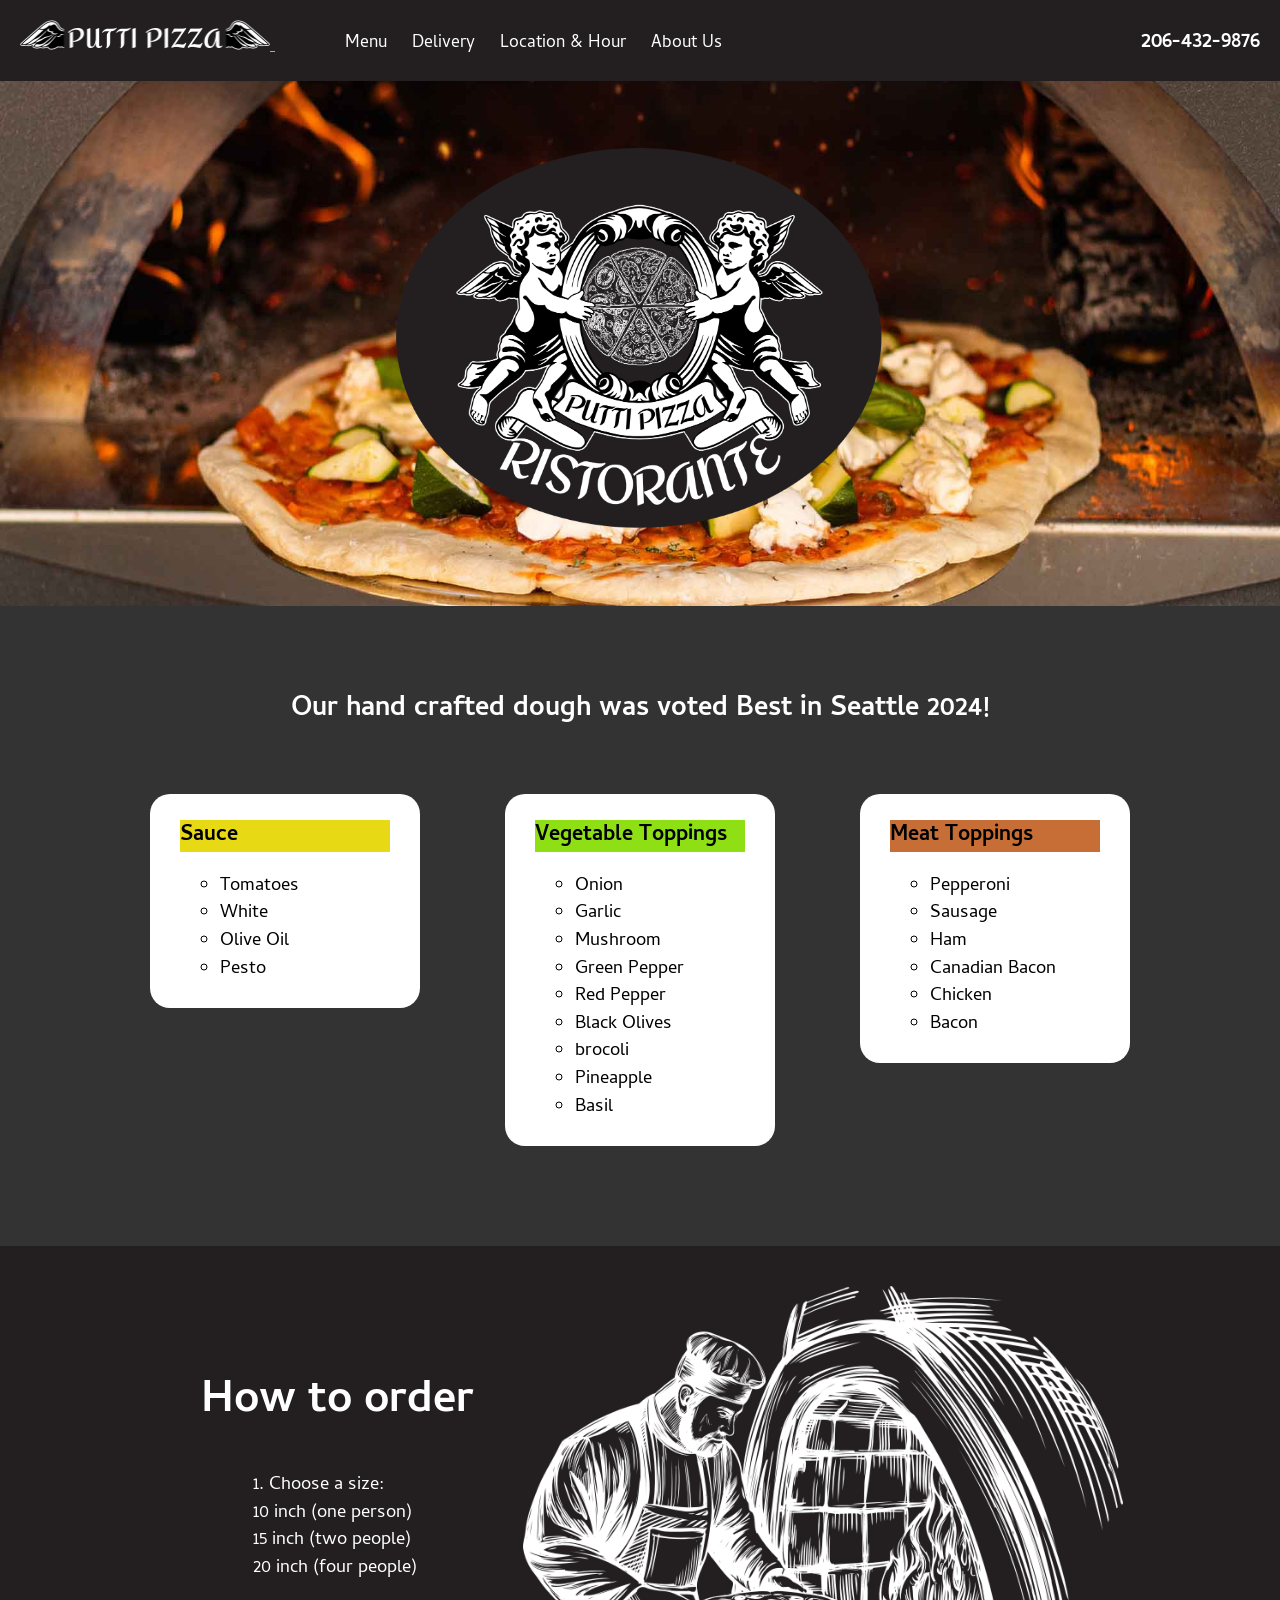
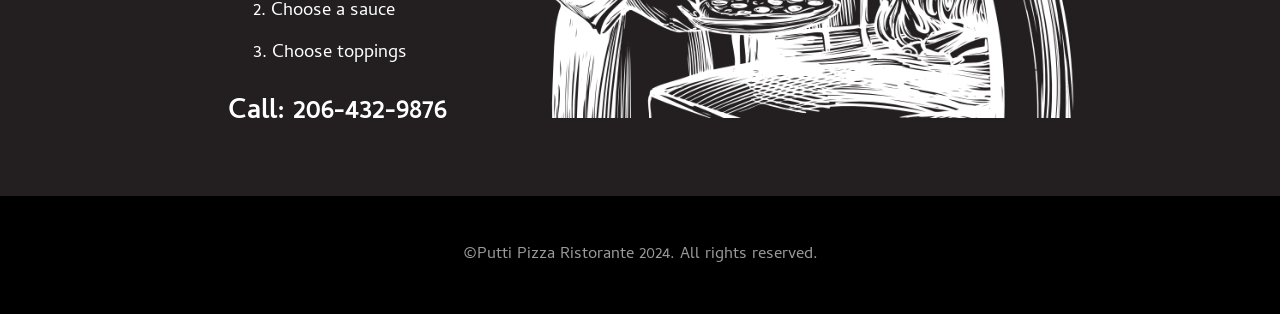
<file: index.html>
<!DOCTYPE html>
<html lang="en">

<head>
    <meta charset="UTF-8">
    <meta name="viewport" content="width=device-width, initial-scale=1.0">
    <title>Putti Pizza Ristorante</title>
    <link rel="stylesheet" href="style.css">
</head>

<body>
    <header>
        <nav>
            <a href="index.html">
            <img id="nav-logo" src="images/putti-pizza-logo-small.png" alt="putti pizza navigation logo">
            </a>
            <ul id="menu">
                <li>
                    <a href="menu.html">Menu</a>
                </li>
                <li>
                    <a href="http://doordash.com" target="_blank">Delivery</a>
                </li>
                <li>
                    <a href="locations.html">Location &amp; Hour</a>
                </li>
                <li>
                    <a href="about.html">About Us</a>
                </li>
            </ul>
            <div id="contact">
                <h3>206-432-9876</h3>
            </div>
        </nav>



        <img src="images/putti-pizza-oval-logo.png" alt="Putti Pizza Ristorante">
    </header>
    <main>
        <h2>Our hand crafted dough was voted Best in Seattle 2024!</h2>
        <div class="choices">
            <h3 class="sauces">Sauce</h3>
            <ul id="sauce">
                <li><a>Tomatoes</a></li>
                <li>White</li>
                <li>Olive Oil</li>
                <li>Pesto</li>
            </ul>
        </div>
        <div class="choices">
            <h3 class="VegToppings">Vegetable Toppings</h3>
            <ul>
                <li>Onion</li>
                <li>Garlic</li>
                <li>Mushroom</li>
                <li>Green Pepper</li>
                <li>Red Pepper</li>
                <li>Black Olives</li>
                <li>brocoli</li>
                <li>Pineapple</li>
                <li>Basil</li>
            </ul>
        </div>
        <div class="choices">
            <h3 class="MeatToppings">Meat Toppings</h3>
            <ul>
                <li>Pepperoni</li>
                <li>Sausage</li>
                <li>Ham</li>
                <li>Canadian Bacon</li>
                <li>Chicken</li>
                <li>Bacon</li>
            </ul>
        </div>

        <section>
            <div>
                <h2 id="order-heading">How to order</h2>
                <ol>
                    <li>Choose a size:<br>
                        10 inch (one person)<br>
                        15 inch (two people)<br>
                        20 inch (four people)</li>
                    <li>Choose a sauce</li>
                    <li>Choose toppings</li>
                </ol>
                <h2>Call: 206-432-9876</h2>
            </div>
            <img src="images/pizza-chef.png" alt="Pizza chef illustration">
        </section>
    </main>
    <footer>
        <p>&copy;Putti Pizza Ristorante 2024. All rights reserved.</p>

    </footer>

</body>

</html>
</file>
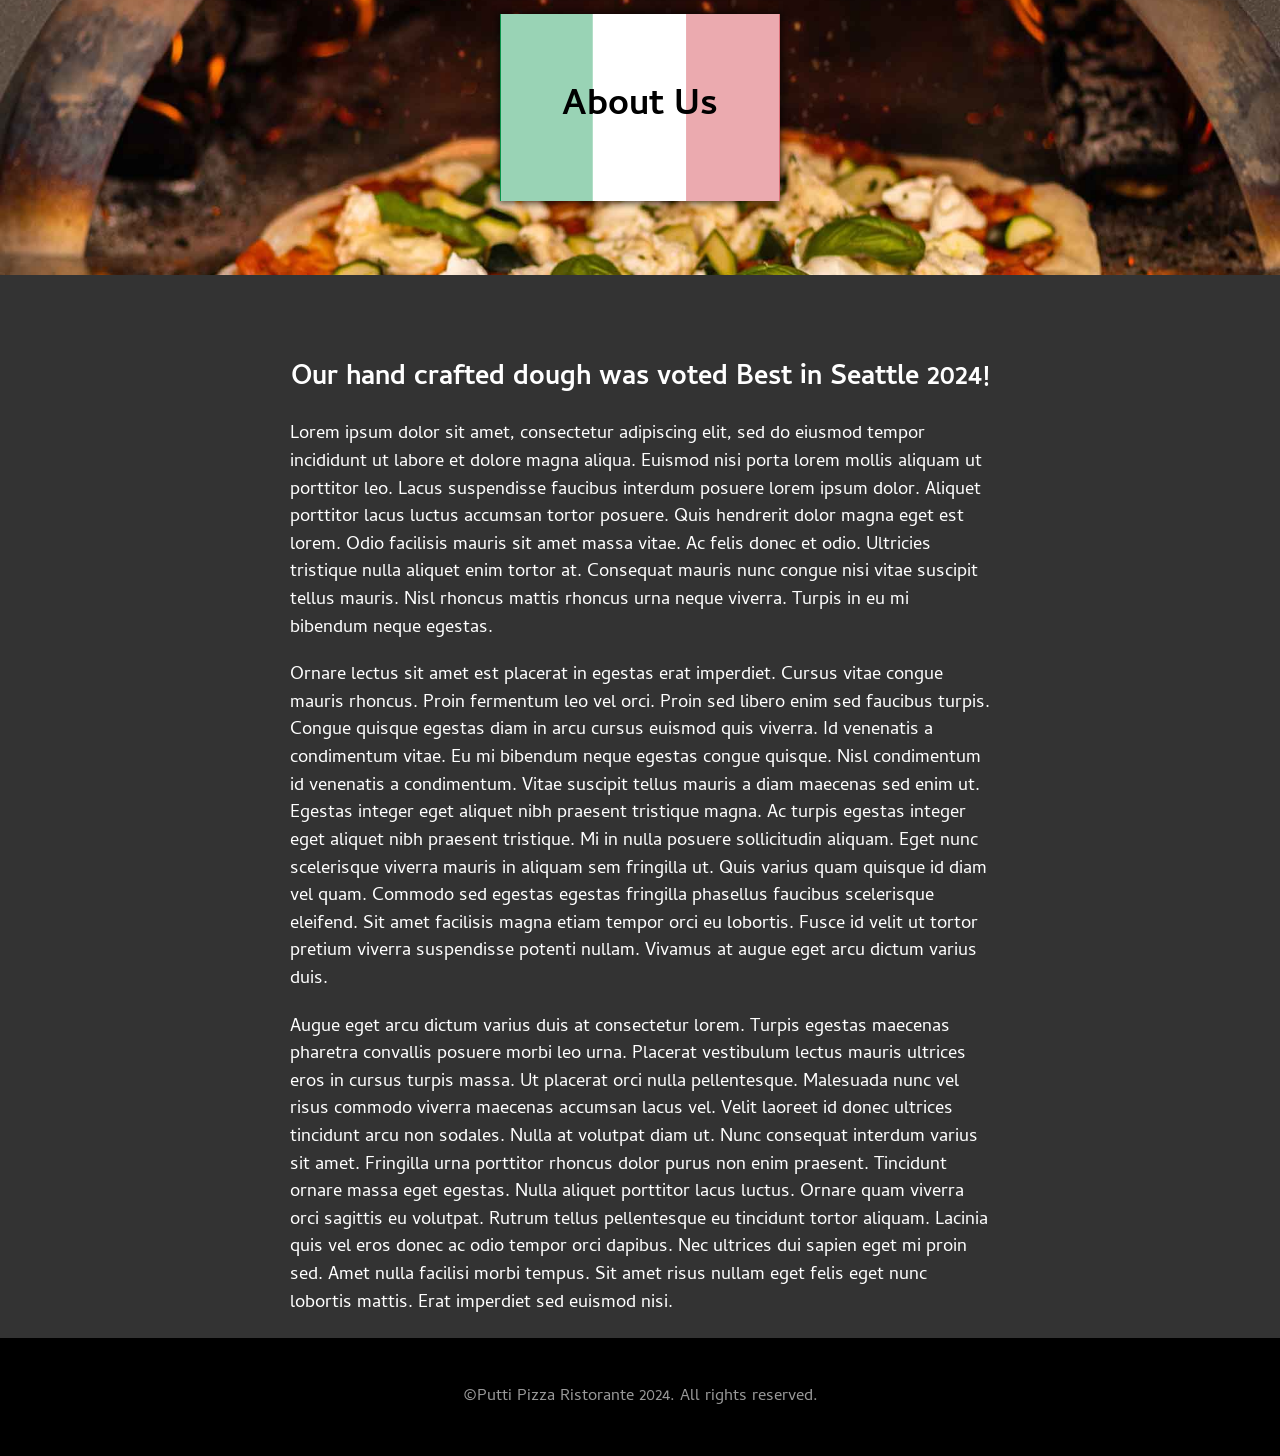
<file: about.html>
<!DOCTYPE html>
<html lang="en">

<head>
    <meta charset="UTF-8">
    <meta name="viewport" content="width=device-width, initial-scale=1.0">
    <title>Putti Pizza Ristorante</title>
    <link rel="stylesheet" href="style.css">
</head>

<body>
    <header id="about">
        <h1 id="page-title">About Us</h1>
    </header>
    <main>
        <h2>Our hand crafted dough was voted Best in Seattle 2024!</h2>
        <p>Lorem ipsum dolor sit amet, consectetur adipiscing elit, sed do eiusmod tempor incididunt ut labore et dolore
            magna aliqua. Euismod nisi porta lorem mollis aliquam ut porttitor leo. Lacus suspendisse faucibus interdum
            posuere lorem ipsum dolor. Aliquet porttitor lacus luctus accumsan tortor posuere. Quis hendrerit dolor
            magna eget est lorem. Odio facilisis mauris sit amet massa vitae. Ac felis donec et odio. Ultricies
            tristique nulla aliquet enim tortor at. Consequat mauris nunc congue nisi vitae suscipit tellus mauris. Nisl
            rhoncus mattis rhoncus urna neque viverra. Turpis in eu mi bibendum neque egestas.
        </p>
        <p>
            Ornare lectus sit amet est placerat in egestas erat imperdiet. Cursus vitae congue mauris rhoncus. Proin
            fermentum leo vel orci. Proin sed libero enim sed faucibus turpis. Congue quisque egestas diam in arcu
            cursus euismod quis viverra. Id venenatis a condimentum vitae. Eu mi bibendum neque egestas congue quisque.
            Nisl condimentum id venenatis a condimentum. Vitae suscipit tellus mauris a diam maecenas sed enim ut.
            Egestas integer eget aliquet nibh praesent tristique magna. Ac turpis egestas integer eget aliquet nibh
            praesent tristique. Mi in nulla posuere sollicitudin aliquam. Eget nunc scelerisque viverra mauris in
            aliquam sem fringilla ut. Quis varius quam quisque id diam vel quam. Commodo sed egestas egestas fringilla
            phasellus faucibus scelerisque eleifend. Sit amet facilisis magna etiam tempor orci eu lobortis. Fusce id
            velit ut tortor pretium viverra suspendisse potenti nullam. Vivamus at augue eget arcu dictum varius duis.
        </p>
        <p>
            Augue eget arcu dictum varius duis at consectetur lorem. Turpis egestas maecenas pharetra convallis posuere
            morbi leo urna. Placerat vestibulum lectus mauris ultrices eros in cursus turpis massa. Ut placerat orci
            nulla pellentesque. Malesuada nunc vel risus commodo viverra maecenas accumsan lacus vel. Velit laoreet id
            donec ultrices tincidunt arcu non sodales. Nulla at volutpat diam ut. Nunc consequat interdum varius sit
            amet. Fringilla urna porttitor rhoncus dolor purus non enim praesent. Tincidunt ornare massa eget egestas.
            Nulla aliquet porttitor lacus luctus. Ornare quam viverra orci sagittis eu volutpat. Rutrum tellus
            pellentesque eu tincidunt tortor aliquam. Lacinia quis vel eros donec ac odio tempor orci dapibus. Nec
            ultrices dui sapien eget mi proin sed. Amet nulla facilisi morbi tempus. Sit amet risus nullam eget felis
            eget nunc lobortis mattis. Erat imperdiet sed euismod nisi.
        </p>

    </main>

    <footer>
        <p>&copy;Putti Pizza Ristorante 2024. All rights reserved.</p>

    </footer>

</body>

</html>
</file>
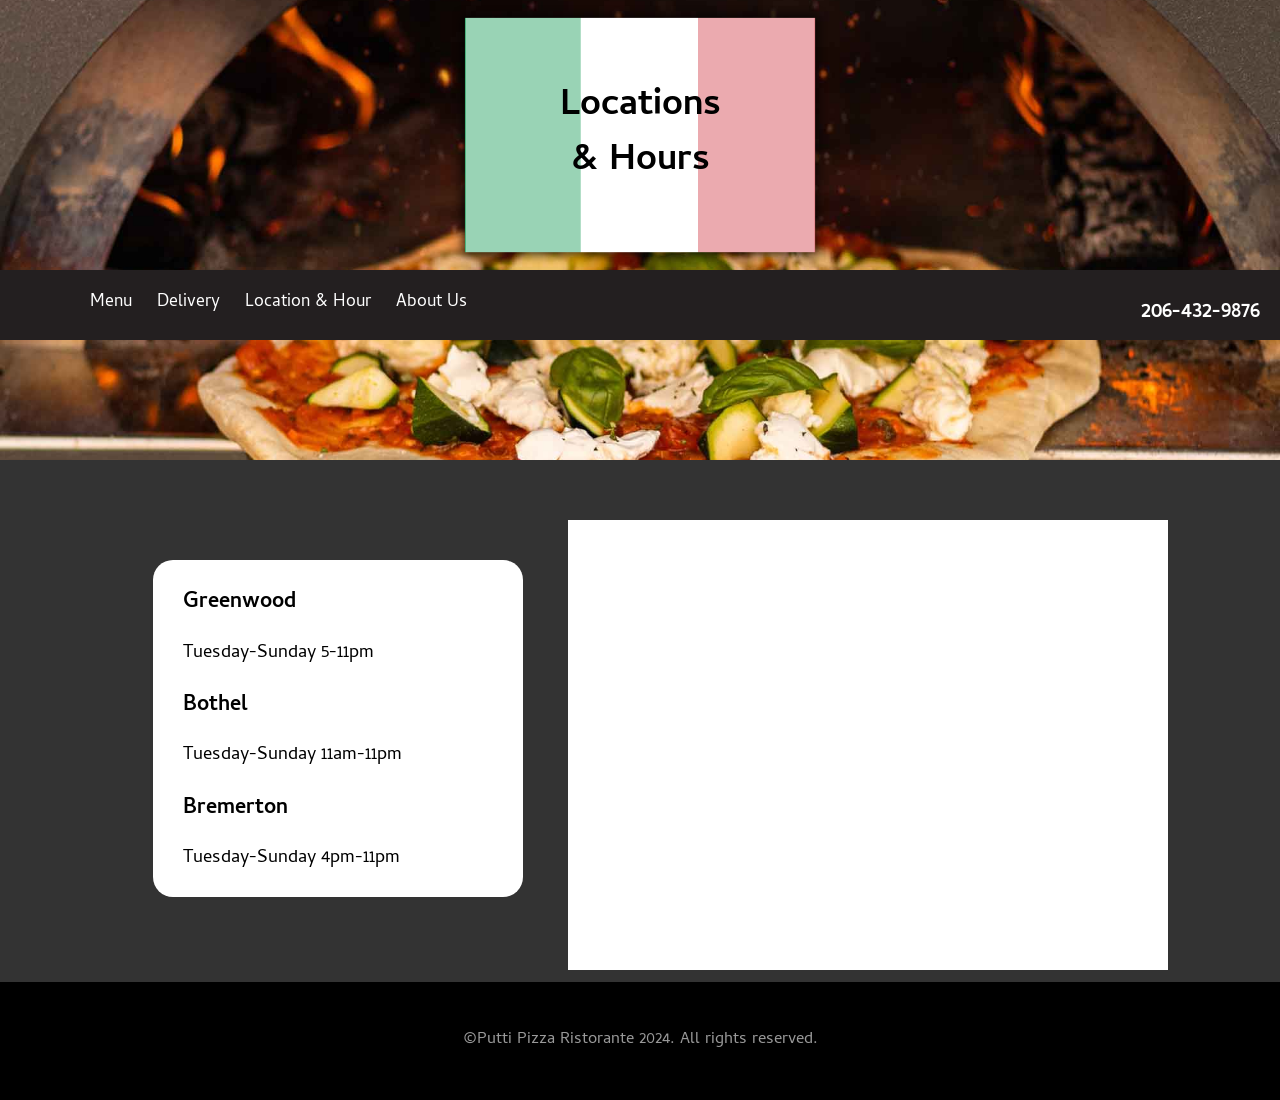
<file: locations.html>
<!DOCTYPE html>
<html lang="en">

<head>
    <meta charset="UTF-8">
    <meta name="viewport" content="width=device-width, initial-scale=1.0">
    <title>Putti Pizza Ristorante</title>
    <link rel="stylesheet" href="style.css">
</head>

<body>
    <header>
        <h1 id="page-title">Locations <br>&amp; Hours</h1>
        <nav>
            <ul id="menu">
                <li>
                    <a href="menu.html">Menu</a>
                </li>
                <li>
                    <a href="http://doordash.com" target="_blank">Delivery</a>
                </li>
                <li>
                    <a href="locations.html">Location &amp; Hour</a>
                </li>
                <li>
                    <a href="about.html">About Us</a>
                </li>
            </ul>
            <div id="contact">
                <h3>206-432-9876</h3>
            </div>
        </nav>
    </header>
    <main>
        <div class="locations">
            <h3>Greenwood </h3>
            <p>
Tuesday-Sunday 5-11pm</p>
            
            <h3>Bothel</h3>
            <p>
                Tuesday-Sunday 11am-11pm</p>
            <h3>Bremerton</h3>
            <p>
                Tuesday-Sunday 4pm-11pm</p>
        </div>
       
        <iframe src="https://www.google.com/maps/embed?pb=!1m14!1m12!1m3!1d21521.93003266005!2d-122.33430331304108!3d47.60199841217612!2m3!1f0!2f0!3f0!3m2!1i1024!2i768!4f13.1!5e0!3m2!1sen!2sus!4v1687827974308!5m2!1sen!2sus" width="600" height="450" style="border:0;" allowfullscreen="" loading="lazy" referrerpolicy="no-referrer-when-downgrade"></iframe>
       
    </main>
    <footer>
       <p>&copy;Putti Pizza Ristorante 2024. All rights reserved.</p>

    </footer>

</body>

</html>
</file>
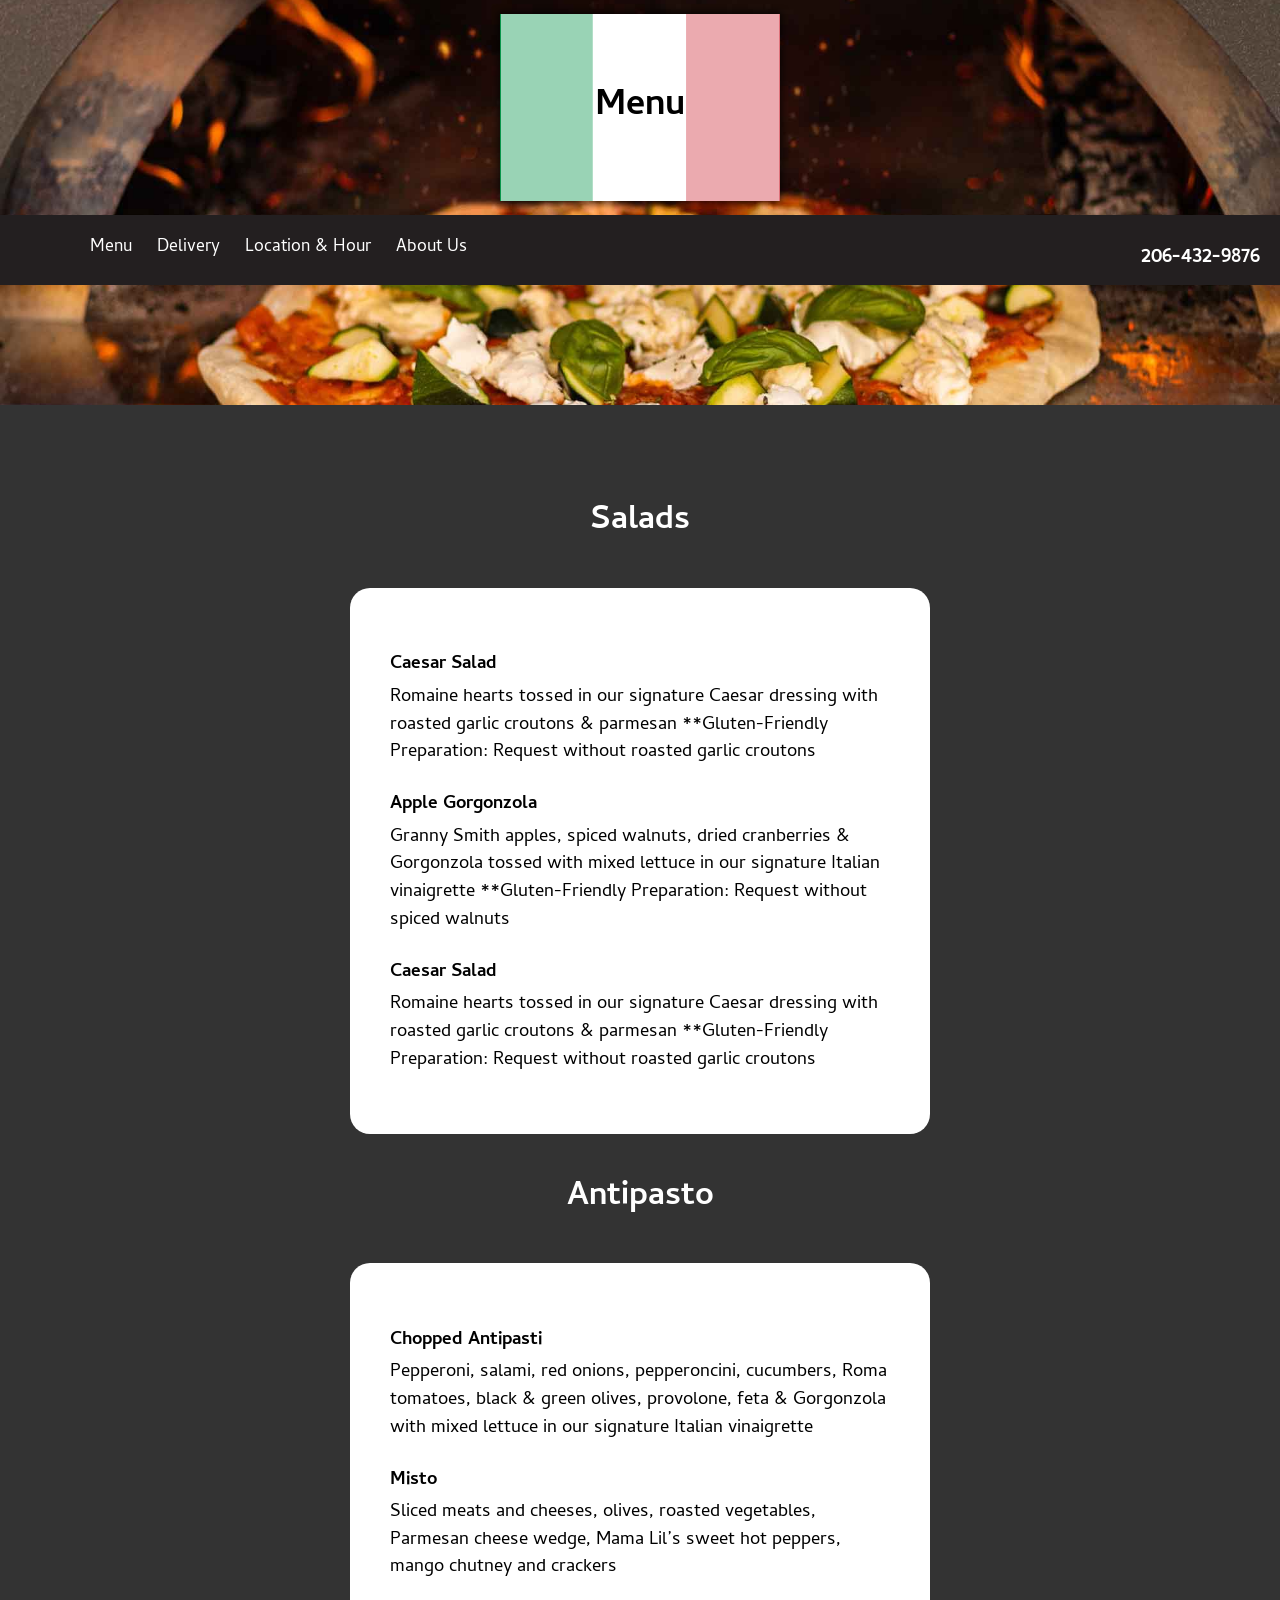
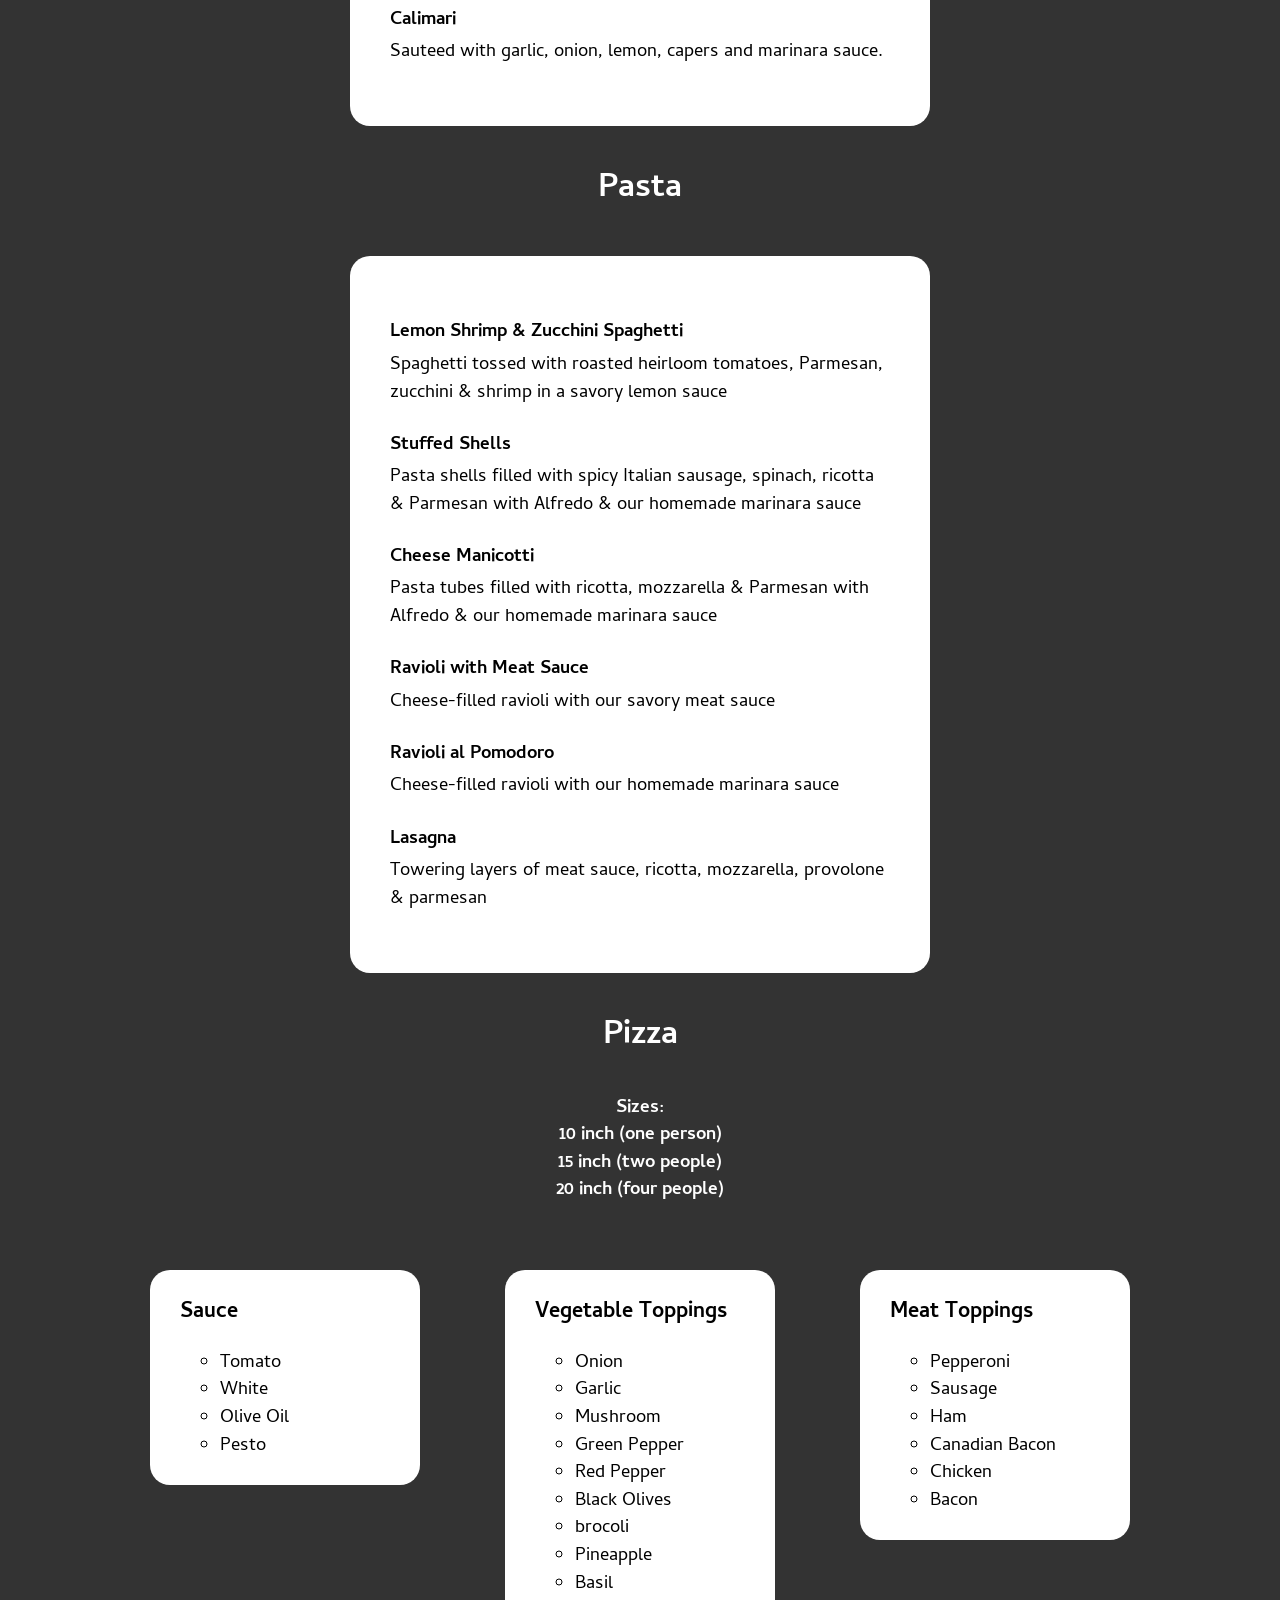
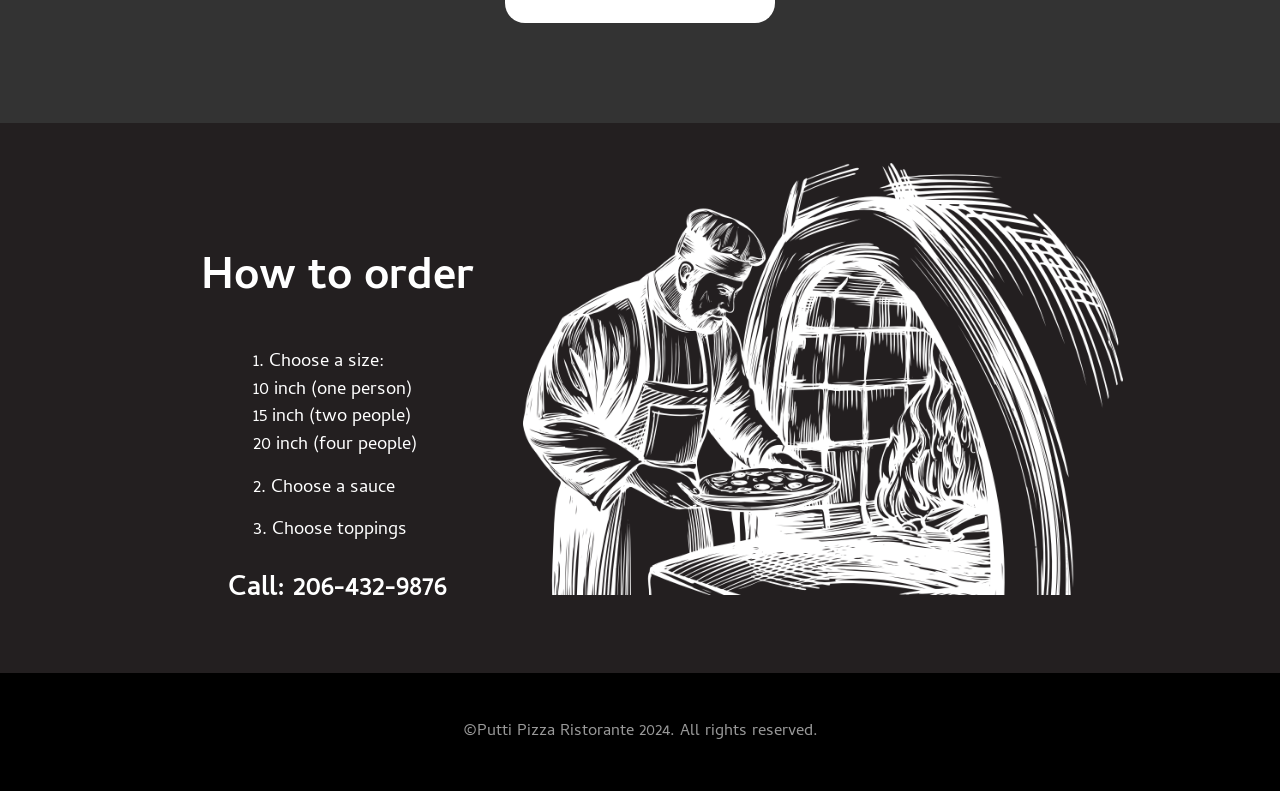
<file: menu.html>
<!DOCTYPE html>
<html lang="en">

<head>
    <meta charset="UTF-8">
    <meta name="viewport" content="width=device-width, initial-scale=1.0">
    <title>Putti Pizza Ristorante</title>
    <link rel="stylesheet" href="style.css">
</head>

<body>
    <header>
        <h1 id="page-title">Menu</h1>
         <nav>
            <ul id="menu">
                <li>
                    <a href="menu.html">Menu</a>
                </li>
                <li>
                    <a href="http://doordash.com" target="_blank">Delivery</a>
                </li>
                <li>
                    <a href="locations.html">Location &amp; Hour</a>
                </li>
                <li>
                    <a href="about.html">About Us</a>
                </li>
            </ul>
            <div id="contact">
                <h3>206-432-9876</h3>
            </div>
        </nav>
    </header>
    <main>
        <h3 class="menu-category">Salads</h3>
        <ul class="dishes">
            <li>
                <h4>Caesar Salad</h4>
                <p>Romaine hearts tossed in our signature Caesar dressing with roasted garlic croutons & parmesan **Gluten-Friendly Preparation: Request without roasted garlic croutons</p>
            </li>
           
            <li>  <h4>Apple Gorgonzola</h4>
                <p>Granny Smith apples, spiced walnuts, dried cranberries & Gorgonzola tossed with mixed lettuce in our signature Italian vinaigrette **Gluten-Friendly Preparation: Request without spiced walnuts</p></li>
            <li>  <h4>Caesar Salad</h4>
                <p>Romaine hearts tossed in our signature Caesar dressing with roasted garlic croutons & parmesan **Gluten-Friendly Preparation: Request without roasted garlic croutons</p></li>
        </ul>
        <h3 class="menu-category">Antipasto</h3>
        <ul class="dishes">
            <li>  <h4>Chopped Antipasti</h4>
                <p>Pepperoni, salami, red onions, pepperoncini, cucumbers, Roma tomatoes, black & green olives, provolone, feta & Gorgonzola with mixed lettuce in our signature Italian vinaigrette</p></li>
            <li><h4>Misto</h4><p>Sliced meats and cheeses, olives, roasted vegetables, Parmesan cheese wedge, Mama Lil’s sweet hot peppers, mango chutney and crackers</p></li>
            <li><h4>Calimari</h4><p>Sauteed with garlic, onion, lemon, capers and marinara sauce.</p></li>

        </ul>
        <h3 class="menu-category">Pasta</h3>
        <ul class="dishes">
            <li>
                <h4>Lemon Shrimp & Zucchini Spaghetti</h4>
                <p>Spaghetti tossed with roasted heirloom tomatoes, Parmesan, zucchini & shrimp in a savory lemon sauce
                </p>
            </li>
            <li>
                <h4>Stuffed Shells</h4>
                <p>Pasta shells filled with spicy Italian sausage, spinach, ricotta & Parmesan with Alfredo & our homemade marinara sauce</p>
            </li>
            <li>
                <h4>Cheese Manicotti</h4>
                <p>Pasta tubes filled with ricotta, mozzarella & Parmesan with Alfredo & our homemade marinara sauce
                </p>
            </li>
            <li>
                <h4>Ravioli with Meat Sauce</h4>
                <p>Cheese-filled ravioli with our savory meat sauce</p>
            </li>
            <li>
                <h4>Ravioli al Pomodoro</h4>
                <p>Cheese-filled ravioli with our homemade marinara sauce</p>
            </li>
            <li>
                <h4>Lasagna</h4>
                <p>Towering layers of meat sauce, ricotta, mozzarella, provolone & parmesan</p>

        </ul>
        <h3 class="menu-category">Pizza</h3>
        <h4>Sizes: <br>10 inch (one person)<br>
            15 inch (two people)<br>
            20 inch (four people)</h4>
    
        <div class="choices">
            <h3>Sauce</h3>
            <ul>
                <li>
                    Tomato
                </li>
                <li>White</li>
                <li>Olive Oil</li>
                <li>Pesto</li>
            </ul>
        </div>
        <div class="choices">
            <h3>Vegetable Toppings</h3>
            <ul>
                <li>Onion</li>
                <li>Garlic</li>
                <li>Mushroom</li>
                <li>Green Pepper</li>
                <li>Red Pepper</li>
                <li>Black Olives</li>
                <li>brocoli</li>
                <li>Pineapple</li>
                <li>Basil</li>
            </ul>
        </div>
        <div class="choices">
            <h3>Meat Toppings</h3>
            <ul>
                <li>Pepperoni</li>
                <li>Sausage</li>
                <li>Ham</li>
                <li>Canadian Bacon</li>
                <li>Chicken</li>
                <li>Bacon</li>
            </ul>
        </div>

    <section>
        <div>
            <h2 id="order-heading">How to order</h2>
            <ol>
                <li>Choose a size:<br>
                    10 inch (one person)<br>
                    15 inch (two people)<br>
                    20 inch (four people)</li>
                <li>Choose a sauce</li>
                <li>Choose toppings</li>
            </ol>
            <h2>Call: 206-432-9876</h2>
        </div>
        <img src="images/pizza-chef.png" alt="Pizza chef illustration">
    </section>
</main>
    <footer>
        <p>&copy;Putti Pizza Ristorante 2024. All rights reserved.</p>

    </footer>

</body>

</html>
</file>
<file: style.css>
@import url('https://fonts.googleapis.com/css2?family=Cambay:wght@400;700&display=swap');

html {
    color-scheme: dark;
}

body {
    margin: 0;
    font-family: 'Cambay', sans-serif;
    font-size: 1.15rem;
    line-height: 1.5;
    text-align: center;
    background-color: #333;
    color: white;
}

main {
    margin-inline: auto;
}

img,
video {
    max-width: 100%;
}


header {
    padding: 60px 0;
    background: #333 url('images/header-bg.jpg') no-repeat center center;
    background-size: cover;
}

header>img {
    margin: auto;
    width: 500px;
}

main {
    padding-top: 60px;
}

.choices {
    display: inline-block;
    vertical-align: top;
    margin: 40px;
    padding: 5px 30px;
    width: 210px;
    border-radius: 20px;
    background-color: white;
    color: black;
    text-align: left;
}

ul {
    list-style-type: circle;
}

section {
    margin: 60px 0 0 0;
    padding: 40px;
    background-color: #231f20;
}

#order-heading {
    font-size: 2.8rem;
}

section>div {
    display: inline-block;
    width: 30%;
}

section>img {
    width: 50%;
}

ol {
    margin: 0 auto;
    width: 210px;
}

ol>li {
    margin: 15px 0;
    text-align: left;
    list-style-position: inside;
}

footer {
    margin: 0;
    padding: 30px;
    background-color: black;
    font-weight: lighter;
    font-size: 0.9em;
    color: #999;
}

/*===========Menu Page=========*/

#page-title {
    margin: 0;
    background: url('images/italian-flag-shadow.png') center center no-repeat;
    background-size: contain;
    padding: 80px 200px;
    color: black;
    font-size: 2em;
}

.menu-category {
    font-size: 1.8em;
}

.dishes {
    list-style-type: none;
    margin: 40px auto;
    padding: 40px;
    width: 500px;
    border-radius: 20px;
    background-color: white;
    color: black;
    text-align: left;
}

.dishes li>h4 {
    margin-bottom: 0;
    padding-bottom: 0;
}

.dishes li>p {
    margin-top: 5px;
    padding-top: 0;
}

/*====About page=====*/
main>p {
    margin: 20px auto;
    text-align: left;
    max-width: 700px;
}

/*=======Locations page=======*/

.locations {
    display: inline-block;
    vertical-align: top;
    margin: 40px;
    padding: 5px 30px;
    width: 310px;
    border-radius: 20px;
    background-color: white;
    color: black;
    text-align: left;
}

.map {
    width: 600px;
}


/*==================Student code 8 ===================*/

header{
    padding-top:0;
}

nav {
    background-color: #231f20;
    padding:20px;
    margin-bottom: 60px;
    text-align:left;
    position: relative;
}


#nav-logo{
    width:250px;
}


#menu{
    list-style-type: none;
    display:inline-block;
    padding: 0;
    margin: 0 0 0 60px;
    vertical-align: middle;
    
}

#menu > li{
    display:inline-block;
    padding:0;
    margin: 0 10px;
}

#menu > li > a {
    color:white;
    text-decoration:none;
    font-size:0.95em;
}


#contact{
    position: absolute;
    top: 5px;
    right: 20px;

}

/*=================== Practice Session ===============*/


.sauces{
    background-color:rgb(231, 217, 19);

}

.VegToppings{
    background-color:rgb(142, 224, 20);
}

.MeatToppings{
    background-color:rgb(199, 110, 54);
}

li:hover{
    color:red;

}
</file>
